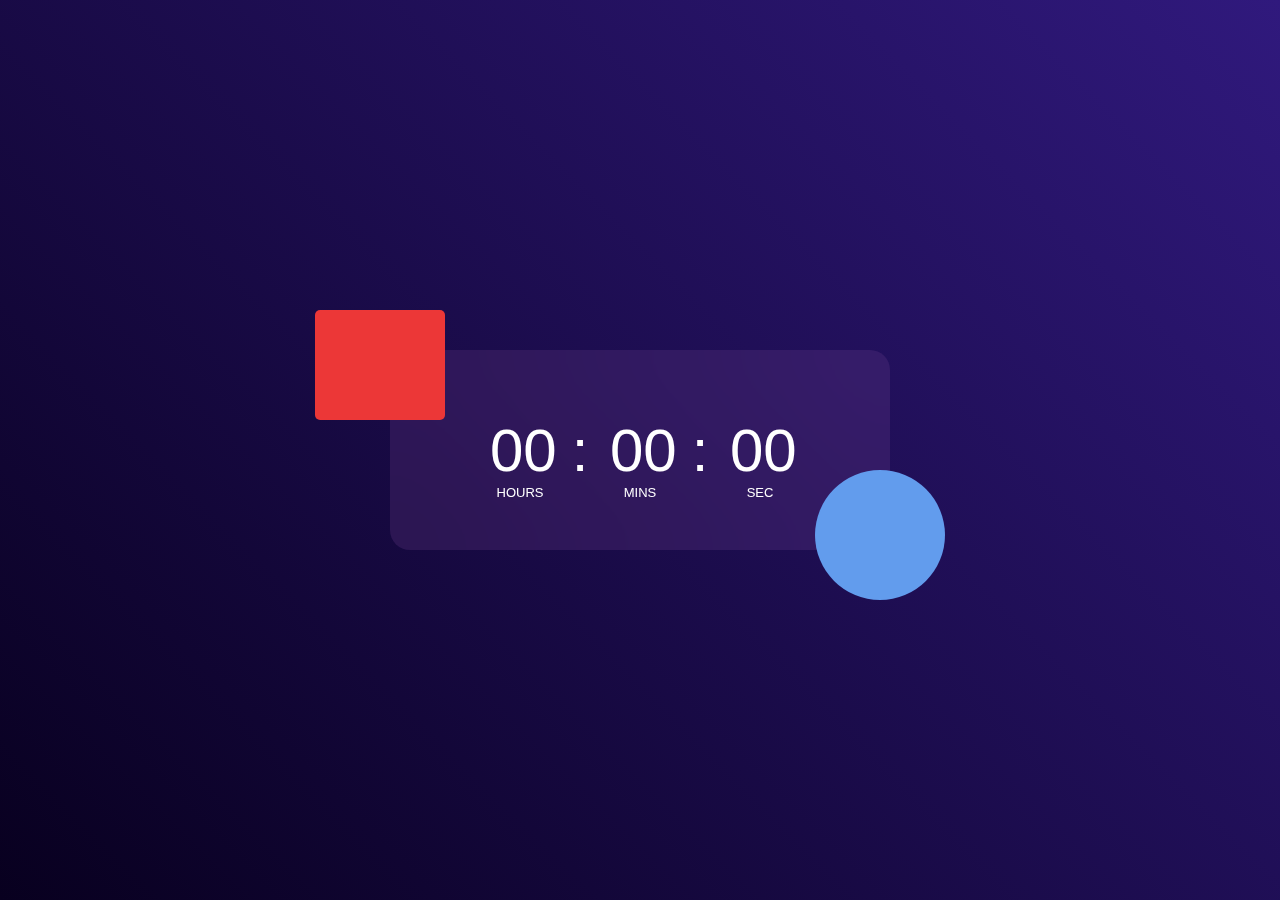
<file: Clock/index.html>
<!DOCTYPE html>
<html lang="en">
  <head>
    <meta charset="UTF-8"/>
    <meta name="viewport" content="width=device-width,initial-scale=1.0"/>
    <title>CLOCK</title>
    <link rel="stylesheet" href="style.css">
  </head>
  <body>
<div class="cover">
  <div class="container">
    <div class="clock">
      <span id="hrs">00</span>
      <span>:</span>
      <span id="min">00</span>
      <span>:</span>
      <span id="sec">00</span>
    </div>
  </div>
</div>
<script src="script.js">
</script>
  </body>
</html>
</file>
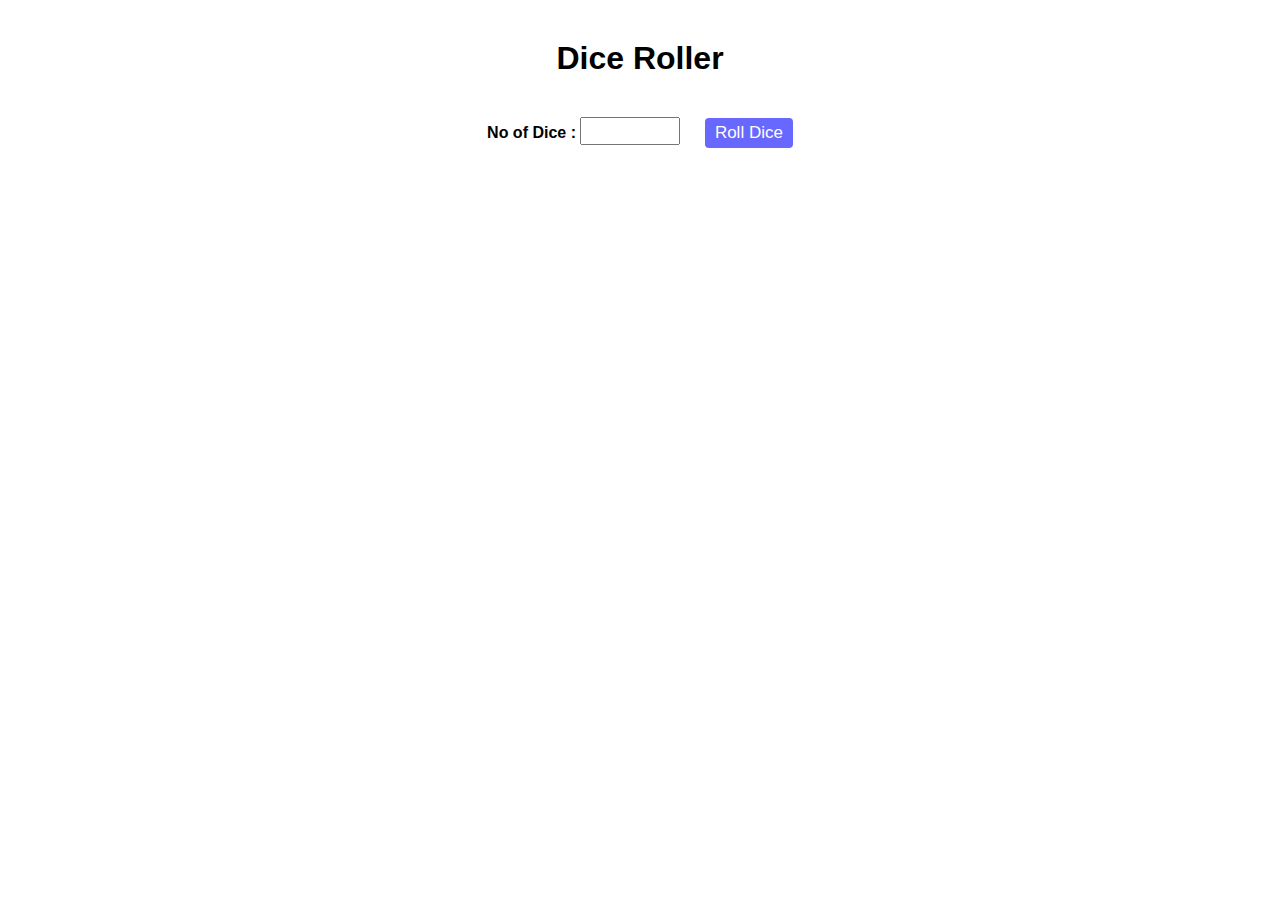
<file: dice_roller/index.html>
<!DOCTYPE html>
<html lang="en">
<head>
  <meta charset="UTF-8">
  <meta name="viewport" content="width=device-width, initial-scale=1.0">
  <title>Dice Roller</title>
  <link href="style.css" rel="stylesheet"/>
</head>
<body>
<div class="container">
  <h1>Dice Roller</h1>
  <label>No of Dice :</label>
  <input type="number" id ="num" min="1">
  <button onclick="rollDice()">Roll Dice</button>
  <div id="text"></div>
  <div id="images"></div>
</div>
  
  <script src="script.js"></script>
</body>
</html>
</file>
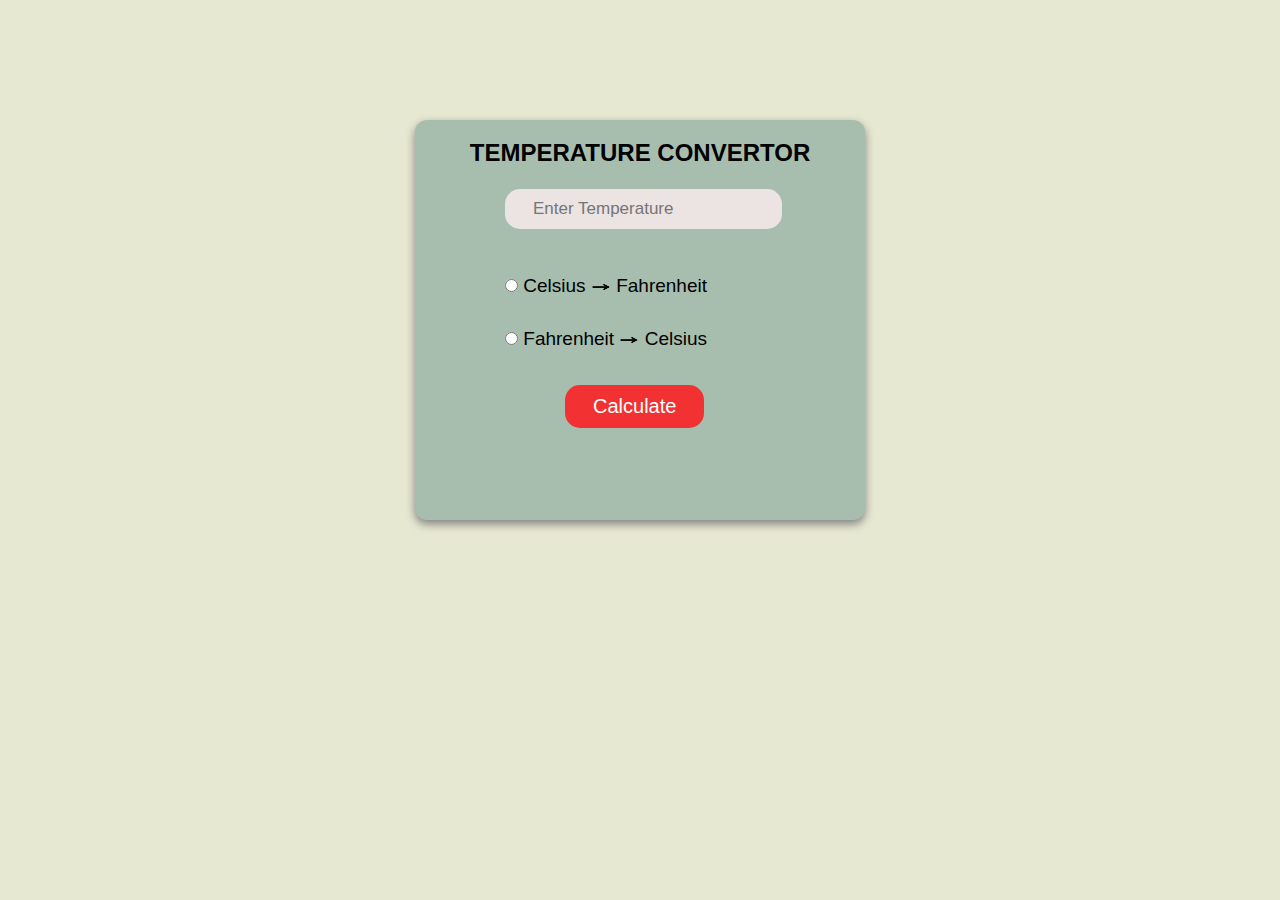
<file: temperature/index.html>
<!DOCTYPE html>
<html lang="en">
  <head>
    <meta charset="UTF-8"/>
    <meta name="viewport"content="width=device-width,initial-scale=1.0"/>
    <title>Temp Convertor</title>
    <link rel="stylesheet" href="style.css">
  </head>
  <body>
 <div class="container">
  <h2> TEMPERATURE CONVERTOR</h2>
<input type="number" id="temp" name="temp" placeholder="Enter Temperature">
<div class="in">
<input type="radio" name="temp" id="celsius"><label for="celsius">  Celsius <img src="arrow.png"> Fahrenheit</label>
<br>
<input type="radio" name="temp" id="fahrenheit"><label for="celsius"> Fahrenheit <img src="arrow.png"> Celsius</label>
</div>
<input type="submit" name="Calculate" value="Calculate" id="calc">
<p id="res"></p>
 </div>

    <script src="script.js"></script>
  </body>
</html>
</file>
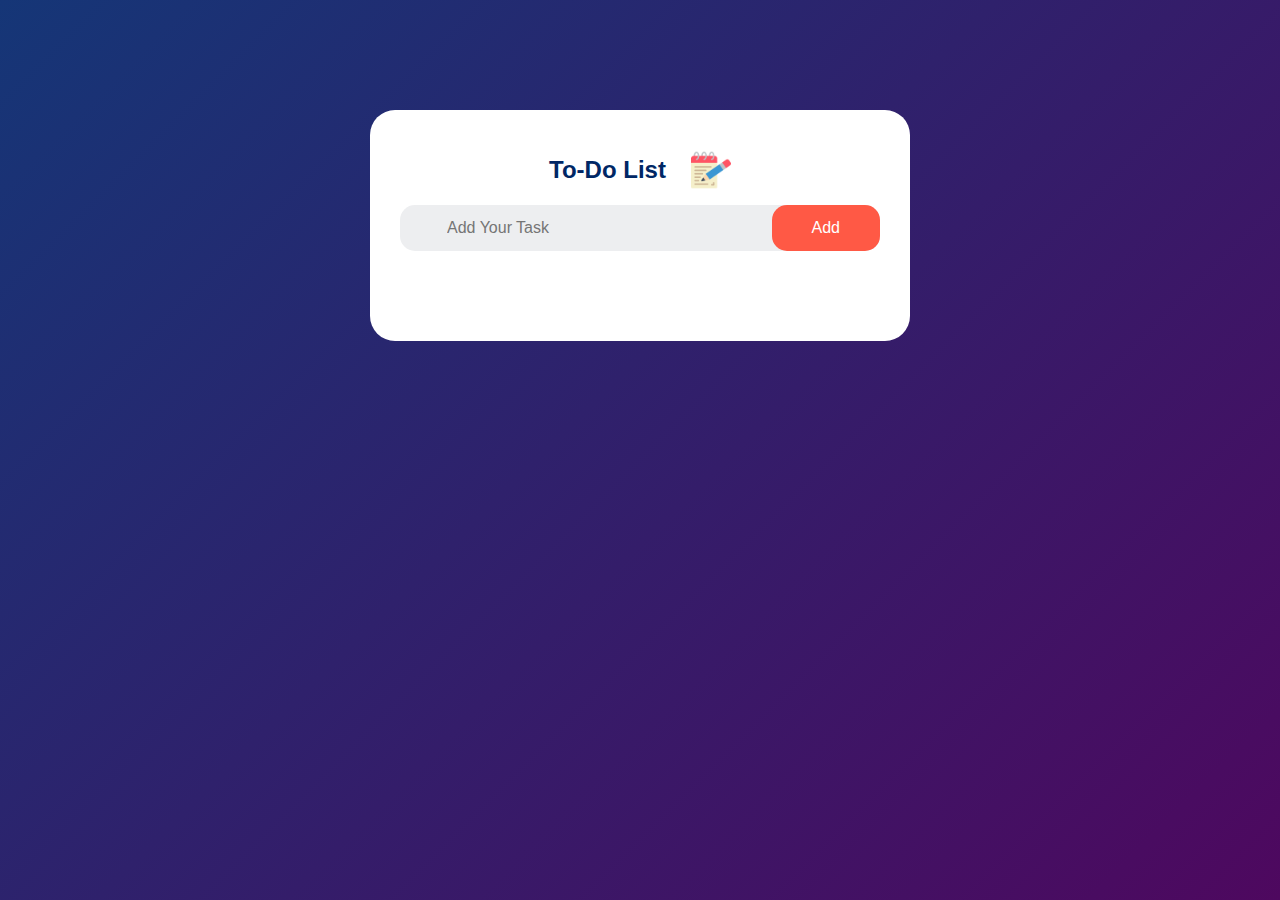
<file: ToDo/index.html>
<!DOCTYPE html>
<html lang="en">
  <head>
      <meta name="viewport" content="width=device-width,initial-scale=1.0">
      <meta charset="UTF-8">
      <title>To-Do List</title>
      <link rel="stylesheet" href="style.css">
  </head>
  <body>
    <div class="container">
      <div class="cover">
        <div class="display">
        <h2><strong>To-Do List</strong></h2> 
        <img id ="note" src="notepad.png" alt="note" />
      </div>
      <div class="row">
        <input type="text" placeholder="Add Your Task" id="input-box">
        <button onclick="addTask()">Add</button>
      </div>
      <ul id="list-container">
      <!--<li class="checked">Task 1</li>
        <li>Task 2</li>
        <li>Task 3</li>
      </ul>-->
      </div>
    </div>
      <script src="script.js">
    
      </script>
  </body>
</html>
</file>
<file: Clock/style.css>
*{
  padding:0;
  margin:0;
  box-sizing:border-box;
  font-family:"Poppins",sans-serif;
}

.cover{
  width:100%;
  min-height:100vh;
  position:relative;
  /*not the background color , only the background property is allowed for linear-gradient*/
  background:linear-gradient(45deg,#08001f,#30197d);
  color:#fff;
}

.container{
  width:500px;
  height:200px;
  position:absolute;
  /*very important*/
  top:50%;
  left:50%;
  transform:translate(-50%,-50%);
}

.clock{
  width:100%;
  height:100%;
  border-radius:20px;
  background:rgba(216, 126, 224, 0.11);
  display:flex;
  justify-content:center;
  align-items:center;
  backdrop-filter:blur(40px);
  
}

.container::before{
  /* pseudo element works with content being empty*/
  content:"";
  width:130px;
  height:110px;
  border-radius:5px;
  z-index:1;
  position:absolute;
  background:rgb(236, 55, 55);
  top:-20%;
  left:-15%;
  
}

.container::after{
  /*write content first*/
  content:" ";
  width:130px;
  height:130px;
  border-radius:50%;
  z-index:1;
  position:absolute;
  top:60%;
  left:85%;
  background:rgb(98, 156, 237);
}

.container span{
  font-size:60px;
  text-align:center;
  position:relative;
  width:60px;
  display:inline-block;
}

.container span::after{
  /*PESUDO ELEMENT must have content property set to 0*/
  content:" ";
  font-size:13px;
  position:absolute;
  top:100%;
  left:30px;
  /*translation element that moves the element towards the horizantal axis transform:translateX */
  transform:translateX(-50%);
}

/*while specifying span id also it should be a pseudo element to get recognized*/
#hrs::after{
  content:"HOURS";
}

#min::after{
  content:"MINS";
}

#sec::after{
  content:"SEC";
}
</file>
<file: dice_roller/style.css>
*{
  padding:0;
  margin:0;
  font-family:Arial, Helvetica, sans-serif;
  box-sizing:border-box;
}

.container{
  text-align:center;
  margin-top:40px;
  font-weight:bold;
}

.container h1{
  margin-bottom:40px;
  
}

button{
  padding:5px 10px;
  font-size:17px;
  margin-left:20px;
  background-color: rgb(104, 104, 254);
  color:white;
  border:none;
  border-radius:4px;
}

button:hover{
  background-color: rgb(75, 75, 240);
}

button:active{
  background-color: rgb(2, 2, 135);
}

input{
  text-align: center;
  height:28px;
  font-size: 20px;
  width:100px;
}

img{
  width:150px;
  height:150px;
  margin:30px;
}
</file>
<file: temperature/style.css>
*{
  padding:0;
  margin:0;
  box-sizing: border-box;
  font-family: Verdana, Geneva, Tahoma, sans-serif;
}

body{
  background-color: #E7E8D1;
}

.container{
  background-color: #A7BEAE;
  width:450px;
  height:400px;
  margin:120px auto;
  border-radius:12px;
  box-shadow: 0px 4px 10px grey;

}

h2{
  padding-top:19px;
  text-align:center;
  margin-bottom:2px;

}
input{
  outline:none;
  border:none;
  padding:10px 28px;
  font-size:17px;
  margin-left:90px;
  margin-top:20px;
  border-radius:15px;
  background-color:rgb(236, 227, 227);
}

img{
  width:20px;
  height:10px;
}

.in{
  font-size: 19px;
  margin-top:30px;

}
#celsius{
  margin-bottom:20px;
}
#fahrenheit{
  margin-bottom:20px;
}

#calc{
  margin-left:150px;
  background-color:rgb(242, 50, 50);
  color:white;
  font-size:20px;
}
p{
  margin-top:20px;
  text-align: center;
  font-size: 24px;
  font-weight: bold;
}
</file>
<file: ToDo/style.css>
*{
  padding:0;
  margin:0;
  box-sizing:border-box;
  font-family:'Poppins',sans-serif;
}
.container{
  width:100%;
  min-height:100vh;
  /*linear-gradient should be given only with background and not the background color*/
  background:linear-gradient(135deg,#153677,#4e085f);
 padding:10px;
}

#note{
  width:40px;
}

.cover{
  width:100%;
  max-width:540px;
  background:white;
  min-height:100px;
  margin:100px auto 20px ;
  border-radius:25px;
  padding: 40px 30px 70px;
}

.cover h2{
  color:#002765;
  
  
}

.display{
  display:flex;
  align-items:center;
  gap:25px;
  justify-content:center;
  margin-bottom:15px;
}

.row{
  display:flex;
  justify-content: space-between;
  padding-left:40px;
  margin-bottom:20px;
  background:#edeef0;
  border-radius:15px;
  align-items:center;
}

input{
  outline:none;
  border:none;
  flex:1;
  background:transparent;
  padding:7px;
  font-size:16px;
  font-family:'Segoe UI', Tahoma, Geneva, Verdana, sans-serif
}

button{
  padding:14px 40px;
  background: #ff5945;
  border:none;
  color:white;
  border-radius:15px;
  font-size: 16px;
  cursor:pointer;
}

ul li{
  list-style:none;
  font-size:17px;
  padding:17px 15px 7px 12px;
  cursor:pointer;
  user-select:none;
  position:relative;
  left:20px;
  /* it prevents the user to copy or select the text*/
}
/*it is used to target the specifi part of the element*/
ul li::before{
  content:"";
  background-image:url(radio.png);
  position:absolute;
  border-radius:50%;
  height:20px;
  width:25px;
  background-size:cover;
  background-position:center;
  left:-20px;
  
}

.checked{
  text-decoration:line-through;
  color:grey;
  
}

.checked::before{
  background-image:url(check2.png);
  background-size:cover;
  height:24px;
  width:25px;
  background-position:center;
  left:-25px;
}

ul li span{
  position:absolute;
  right:10px;
  width:40px;
  height:30px;
  text-align:center;
  font-size:25px;
  color:#555;
  border-radius:3px;
  
}

ul li span:hover{
  background:rgb(206, 196, 196);
  color:black;
}
</file>
